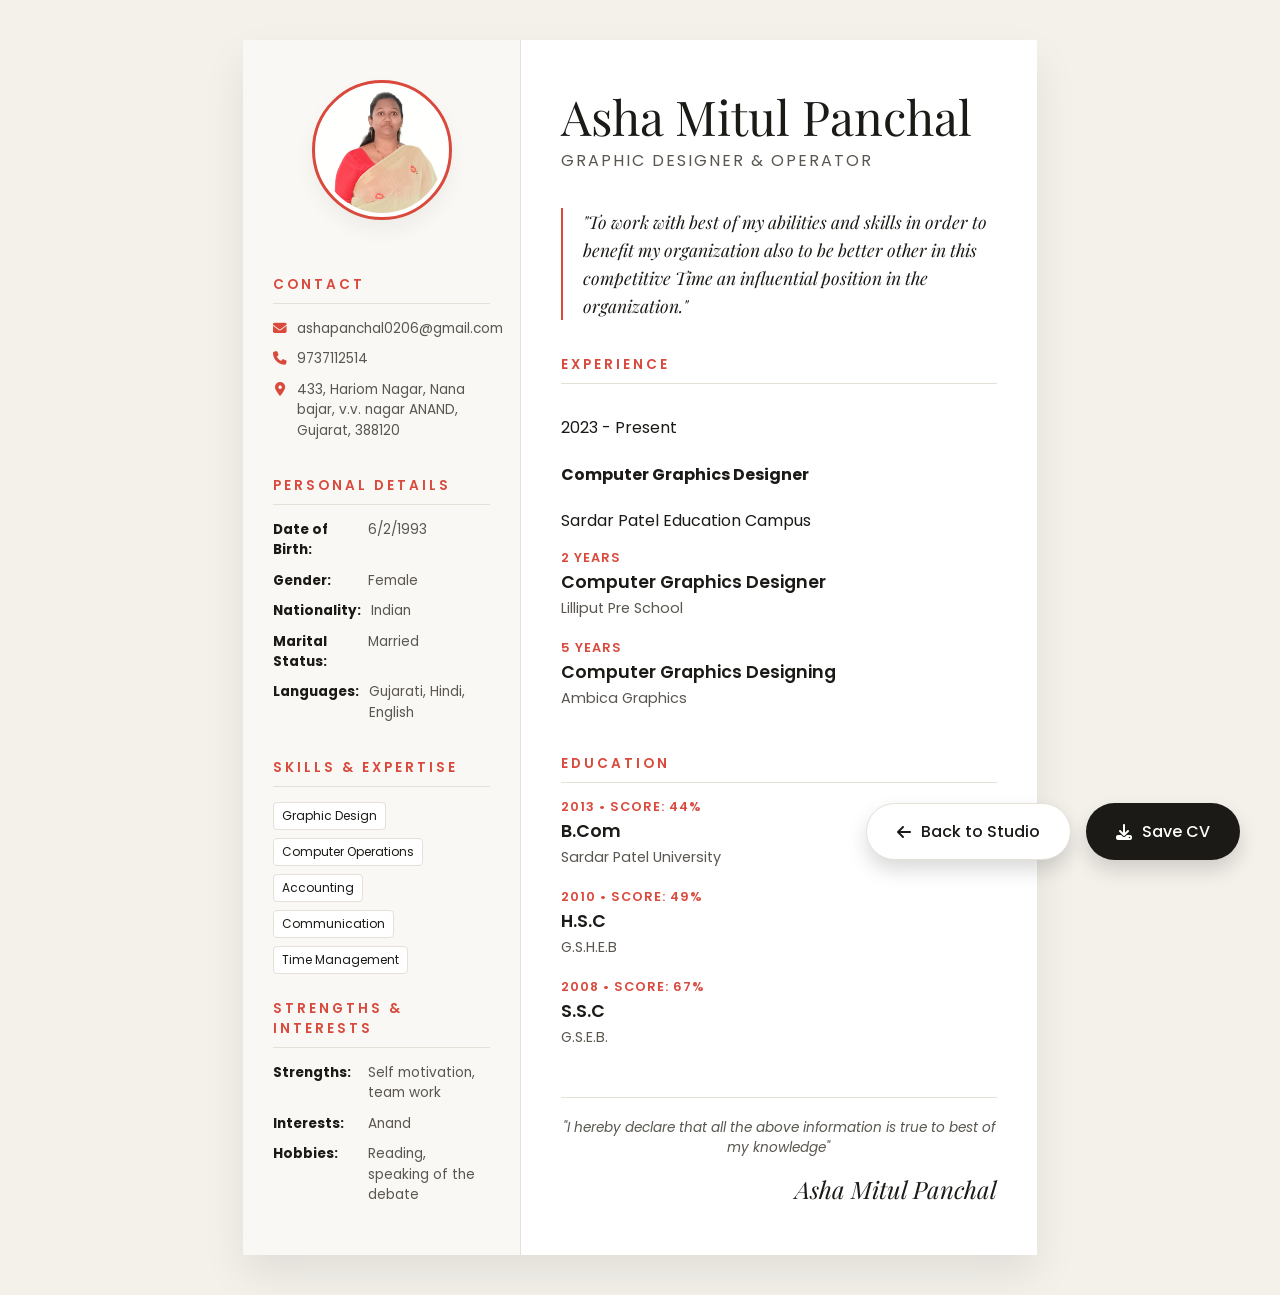
<file: resume.html>
<!DOCTYPE html>
<html lang="en">
<head>
    <meta charset="UTF-8">
    <meta name="viewport" content="width=device-width, initial-scale=1.0">
    <title>Resume | Asha Mitul Panchal</title>
    
    <link id="favicon" rel="icon" href="data:image/svg+xml,<svg xmlns=%22http://www.w3.org/2000/svg%22 viewBox=%220 0 100 100%22><rect width=%22100%22 height=%22100%22 rx=%2250%22 fill=%22%23D94A3D%22/><text x=%2250%%22 y=%2255%%22 font-family=%22serif%22 font-weight=%22bold%22 font-size=%2245%22 fill=%22%23FFF%22 text-anchor=%22middle%22 dominant-baseline=%22middle%22>AP</text></svg>">
    
    <link href="https://fonts.googleapis.com/css2?family=Playfair+Display:ital,wght@0,400;0,700;1,400&family=Poppins:wght@300;400;500;600&display=swap" rel="stylesheet">
    <link rel="stylesheet" href="https://cdnjs.cloudflare.com/ajax/libs/font-awesome/6.4.0/css/all.min.css">
    <style>
        /* --- GLOBAL & VARIABLES --- */
        * {
            box-sizing: border-box;
            -webkit-print-color-adjust: exact !important; 
            print-color-adjust: exact !important;
        }

        :root {
            --bg-color: #F4F1EB;
            --card-bg: #FFFFFF;
            --text-main: #1C1A17;
            --text-light: #5A5650;
            --accent: #D94A3D;
            --border: #E5E0D8;
            --font-heading: 'Playfair Display', serif;
            --font-body: 'Poppins', sans-serif;
        }

        body {
            margin: 0; 
            padding: 40px 20px;
            background-color: var(--bg-color);
            color: var(--text-main);
            font-family: var(--font-body);
            display: flex; 
            justify-content: center;
            min-height: 100vh;
        }

        /* --- THE A4 SHEET --- */
        .resume-sheet {
            width: 210mm;
            min-height: 297mm;
            background: var(--card-bg);
            box-shadow: 0 20px 40px rgba(0,0,0,0.08);
            display: flex;
            flex-direction: row;
            overflow: hidden;
        }

        /* --- SIDEBAR --- */
        .sidebar {
            width: 35%;
            background-color: #FAF8F5;
            padding: 40px 30px;
            border-right: 1px solid var(--border);
            display: flex;
            flex-direction: column;
        }

        .profile-container {
            display: flex;
            justify-content: center;
            margin-bottom: 30px;
            width: 100%;
        }
        
        .profile-img {
            width: 140px; 
            height: 140px;
            border-radius: 50%;
            object-fit: cover;
            object-position: top center;
            border: 3px solid var(--accent);
            padding: 4px;
            background: var(--card-bg);
            box-shadow: 0 10px 20px rgba(0,0,0,0.05);
        }

        .section-heading {
            font-size: 0.85rem;
            text-transform: uppercase;
            letter-spacing: 3px;
            color: var(--accent);
            border-bottom: 1px solid var(--border);
            padding-bottom: 8px;
            margin: 25px 0 15px 0;
            font-weight: 600;
            width: 100%;
        }

        .info-text {
            font-size: 0.85rem;
            color: var(--text-light);
            line-height: 1.5;
            margin-bottom: 10px;
            display: flex; 
            align-items: flex-start;
            gap: 10px;
            width: 100%;
        }
        
        .info-text i { 
            color: var(--accent); 
            margin-top: 3px; 
            flex-shrink: 0; 
            width: 14px;
            text-align: center;
        }

        .info-text strong {
            color: var(--text-main);
            flex-shrink: 0; 
            flex-basis: 85px; 
        }

        .info-text span {
            flex: 1;
            overflow-wrap: break-word; 
            word-wrap: break-word;
        }

        .tag-list { display: flex; flex-wrap: wrap; gap: 8px; width: 100%; }
        .tag {
            background: #FFFFFF;
            border: 1px solid var(--border);
            padding: 4px 8px;
            font-size: 0.75rem;
            border-radius: 4px;
            color: var(--text-main);
        }

        /* --- MAIN CONTENT --- */
        .main-content {
            width: 65%;
            padding: 50px 40px;
            display: flex;
            flex-direction: column;
            background-color: var(--card-bg);
        }

        .header-block { margin-bottom: 35px; }
        .header-block h1 {
            font-family: var(--font-heading);
            font-size: 3rem;
            margin: 0 0 5px 0;
            line-height: 1.1;
            font-weight: 400;
        }
        .header-block h2 {
            font-size: 1rem;
            text-transform: uppercase;
            letter-spacing: 2px;
            color: var(--text-light);
            margin: 0; font-weight: 400;
        }

        .objective {
            font-family: var(--font-heading);
            font-size: 1.1rem;
            font-style: italic;
            color: var(--text-main);
            line-height: 1.6;
            padding-left: 20px;
            border-left: 2px solid var(--accent);
            margin-bottom: 35px;
        }

        .item-block { margin-bottom: 20px; }
        .item-date {
            font-size: 0.8rem;
            color: var(--accent);
            font-weight: 600;
            margin-bottom: 2px;
            text-transform: uppercase;
            letter-spacing: 1px;
        }
        .item-title {
            font-size: 1.1rem;
            font-weight: 600;
            margin: 0 0 3px 0;
            color: var(--text-main);
        }
        .item-subtitle {
            font-size: 0.9rem;
            color: var(--text-light);
            margin: 0;
        }

        .declaration {
            margin-top: auto; 
            padding-top: 20px;
            border-top: 1px solid var(--border);
            font-style: italic;
            font-size: 0.85rem;
            color: var(--text-light);
            text-align: center;
        }
        .signature {
            text-align: right;
            font-family: var(--font-heading);
            font-size: 1.5rem;
            margin-top: 15px;
            color: var(--text-main);
        }

        /* --- FLOATING CONTROLS --- */
        .save-btn-container {
            position: fixed; bottom: 40px; right: 40px;
            display: flex; gap: 15px;
            z-index: 1000;
        }
        .btn {
            background-color: var(--text-main);
            color: var(--card-bg);
            border: none; border-radius: 50px;
            padding: 15px 30px; font-family: var(--font-body);
            font-size: 1rem; font-weight: 500; cursor: pointer;
            display: flex; align-items: center; gap: 10px;
            box-shadow: 0 10px 20px rgba(0,0,0,0.15);
            transition: all 0.3s;
            text-decoration: none;
        }
        .btn:hover { background-color: var(--accent); transform: translateY(-3px); color: white; }
        .btn-secondary { background-color: var(--card-bg); color: var(--text-main); border: 1px solid var(--border); }
        .btn-secondary:hover { background-color: #f0f0f0; color: var(--text-main); }

        /* =========================================
           STRICT PRINT RULES (THE FIX)
           ========================================= */
        @media print {
            @page { 
                margin: 0; 
                size: A4 portrait; 
            }
            body { 
                padding: 0; 
                margin: 0; 
                background: white !important;
            }
            
            /* FORCE SIDE-BY-SIDE LAYOUT */
            .resume-sheet {
                display: flex !important;
                flex-direction: row !important;
                width: 210mm !important; 
                height: 297mm !important; 
                max-height: 297mm !important;
                margin: 0 !important;
                box-shadow: none !important;
                page-break-after: avoid !important;
            }

            /* FORCE SIDEBAR STYLES */
            .sidebar { 
                display: flex !important;
                width: 35% !important;
                height: 297mm !important;
                background-color: #FAF8F5 !important; 
                border-right: 1px solid #E5E0D8 !important; 
                padding: 30px 25px !important; 
            }

            /* FORCE MAIN CONTENT STYLES */
            .main-content {
                display: flex !important;
                width: 65% !important;
                height: 297mm !important;
                padding: 30px 35px !important;
                background-color: #FFFFFF !important;
            }
            
            /* HIDE BUTTONS */
            .save-btn-container { display: none !important; }
            
            /* ADJUST SIZING SO IT DOESN'T SPILL TO PAGE 2 */
            .profile-img { width: 130px !important; height: 130px !important; margin-bottom: 20px !important; box-shadow: none !important; }
            .section-heading { margin: 15px 0 10px 0 !important; }
            .info-text { margin-bottom: 8px !important; }
            .header-block { margin-bottom: 25px !important; }
            .objective { margin-bottom: 25px !important; font-size: 1rem !important; }
            .item-block { margin-bottom: 15px !important; }
        }

        /* =========================================
           MOBILE VIEW (ONLY on screens, NEVER in print)
           ========================================= */
        @media screen and (max-width: 768px) {
            .resume-sheet { flex-direction: column; width: 100%; min-height: auto; }
            .sidebar { width: 100%; border-right: none; border-bottom: 1px solid var(--border); }
            .main-content { width: 100%; }
            .save-btn-container { bottom: 20px; right: 20px; flex-direction: column; }
        }
    </style>
</head>
<body>

    <div class="save-btn-container">
        <a href="index.html" class="btn btn-secondary"><i class="fas fa-arrow-left"></i> Back to Studio</a>
        <button class="btn" onclick="window.print()"><i class="fas fa-download"></i> Save CV</button>
    </div>

    <div class="resume-sheet">
        
        <aside class="sidebar">
            
            <div class="profile-container">
                <img src="Asha.jpeg" alt="Asha Mitul Panchal" class="profile-img">
            </div>

            <div class="section-heading">Contact</div>
            <div class="info-text"><i class="fas fa-envelope"></i> <span>ashapanchal0206@gmail.com</span></div>
            <div class="info-text"><i class="fas fa-phone"></i> <span>9737112514</span></div>
            <div class="info-text"><i class="fas fa-map-marker-alt"></i> <span>433, Hariom Nagar, Nana bajar, v.v. nagar ANAND, Gujarat, 388120</span></div>

            <div class="section-heading">Personal Details</div>
            <div class="info-text"><strong>Date of Birth:</strong> <span>6/2/1993</span></div>
            <div class="info-text"><strong>Gender:</strong> <span>Female</span></div>
            <div class="info-text"><strong>Nationality:</strong> <span>Indian</span></div>
            <div class="info-text"><strong>Marital Status:</strong> <span>Married</span></div>
            <div class="info-text"><strong>Languages:</strong> <span>Gujarati, Hindi, English</span></div>

            <div class="section-heading">Skills & Expertise</div>
            <div class="tag-list">
                <span class="tag">Graphic Design</span>
                <span class="tag">Computer Operations</span>
                <span class="tag">Accounting</span>
                <span class="tag">Communication</span>
                <span class="tag">Time Management</span>
            </div>

            <div class="section-heading">Strengths & Interests</div>
            <div class="info-text"><strong>Strengths:</strong> <span>Self motivation, team work</span></div>
            <div class="info-text"><strong>Interests:</strong> <span>Anand</span></div>
            <div class="info-text"><strong>Hobbies:</strong> <span>Reading, speaking of the debate</span></div>
        </aside>

        <main class="main-content">
            <div class="header-block">
                <h1>Asha Mitul Panchal</h1>
                <h2>Graphic Designer & Operator</h2>
            </div>

            <div class="objective">
                "To work with best of my abilities and skills in order to benefit my organization also to be better other in this competitive Time an influential position in the organization."
            </div>

            <div class="section-heading" style="margin-top: 0;">Experience</div>
            
            <div class="resume-item">
                        <p class="r-date">2023 - Present</p>
                        <h4 class="r-role">Computer Graphics Designer</h4>
                        <p class="r-company">Sardar Patel Education Campus</p>
            </div>

            <div class="item-block">
                <div class="item-date">2 Years</div>
                <h3 class="item-title">Computer Graphics Designer</h3>
                <p class="item-subtitle">Lilliput Pre School</p>
            </div>

            <div class="item-block">
                <div class="item-date">5 Years</div>
                <h3 class="item-title">Computer Graphics Designing</h3>
                <p class="item-subtitle">Ambica Graphics</p>
            </div>

            <div class="section-heading">Education</div>

            <div class="item-block">
                <div class="item-date">2013 • Score: 44%</div>
                <h3 class="item-title">B.Com</h3>
                <p class="item-subtitle">Sardar Patel University</p>
            </div>

            <div class="item-block">
                <div class="item-date">2010 • Score: 49%</div>
                <h3 class="item-title">H.S.C</h3>
                <p class="item-subtitle">G.S.H.E.B</p>
            </div>

            <div class="item-block">
                <div class="item-date">2008 • Score: 67%</div>
                <h3 class="item-title">S.S.C</h3>
                <p class="item-subtitle">G.S.E.B.</p>
            </div>

            <div class="declaration">
                "I hereby declare that all the above information is true to best of my knowledge"
                <div class="signature">Asha Mitul Panchal</div>
            </div>
        </main>
    </div>

</body>
</html>
</file>
